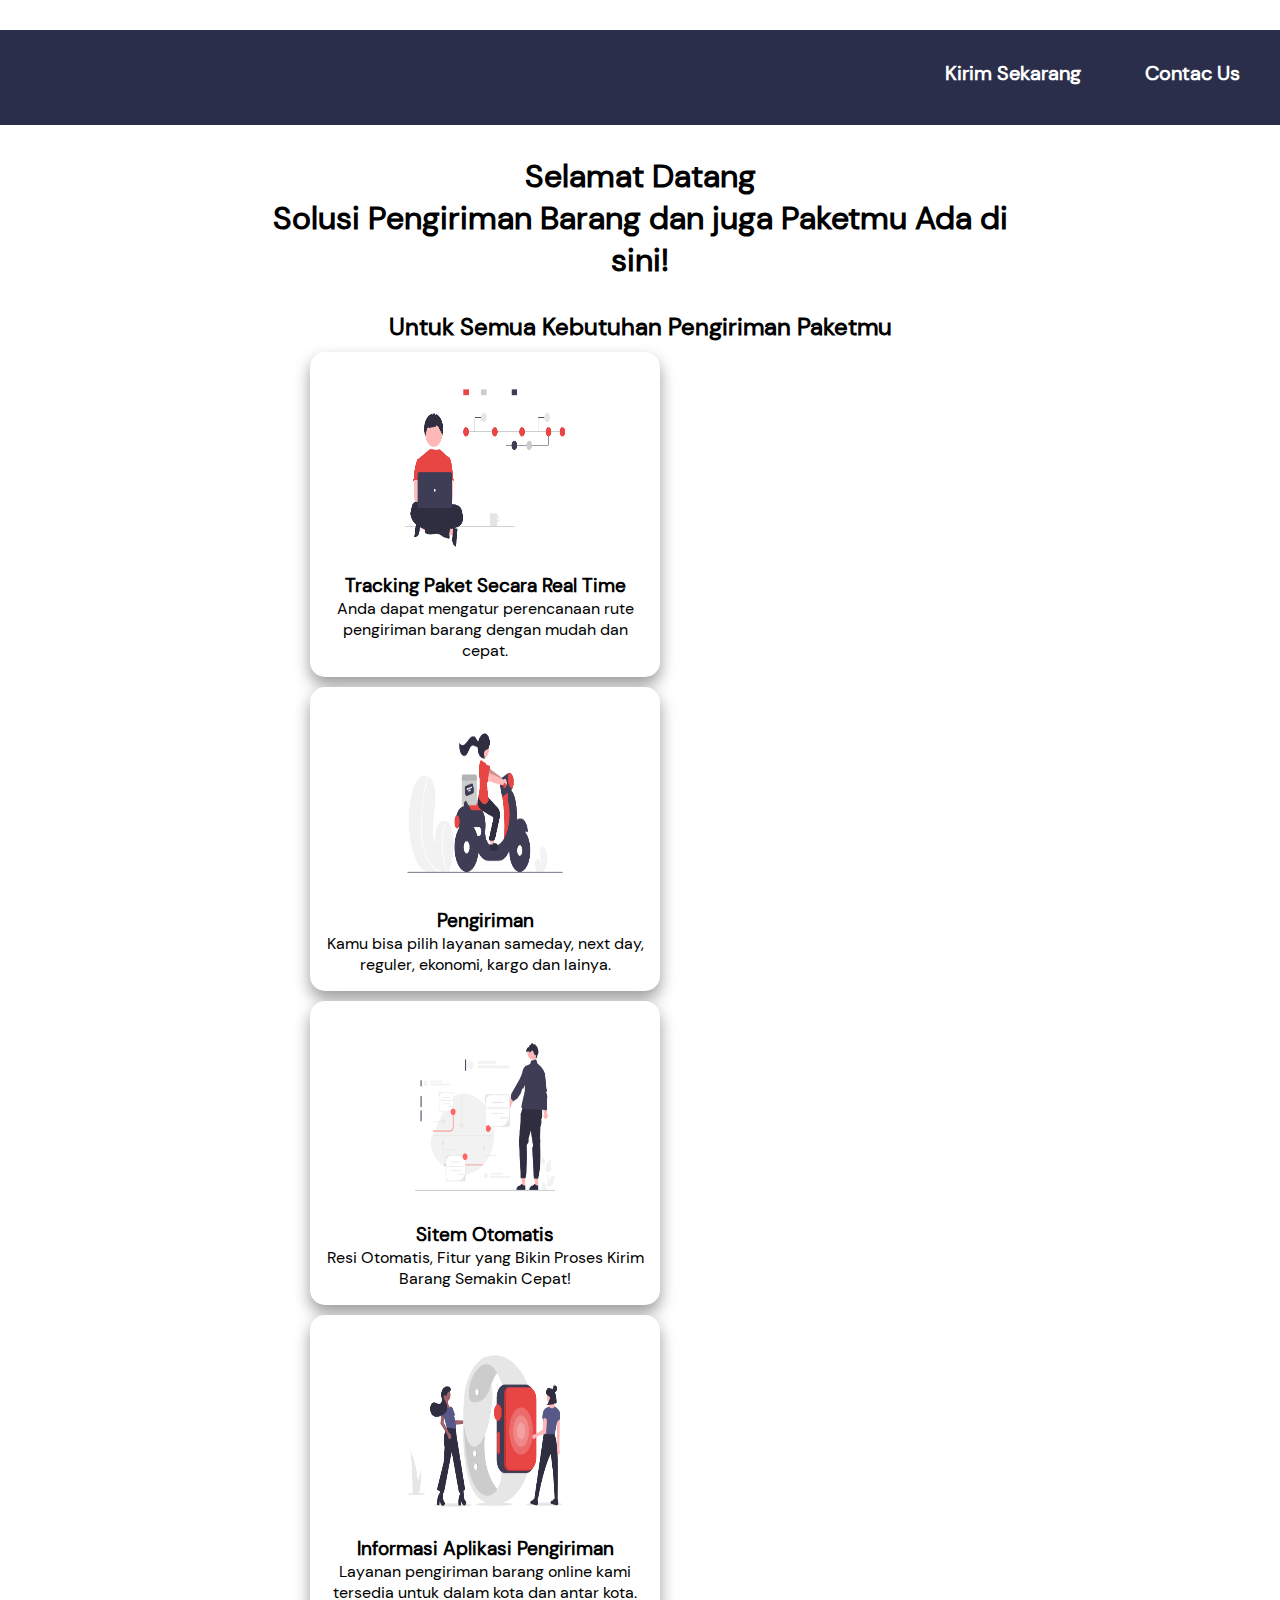
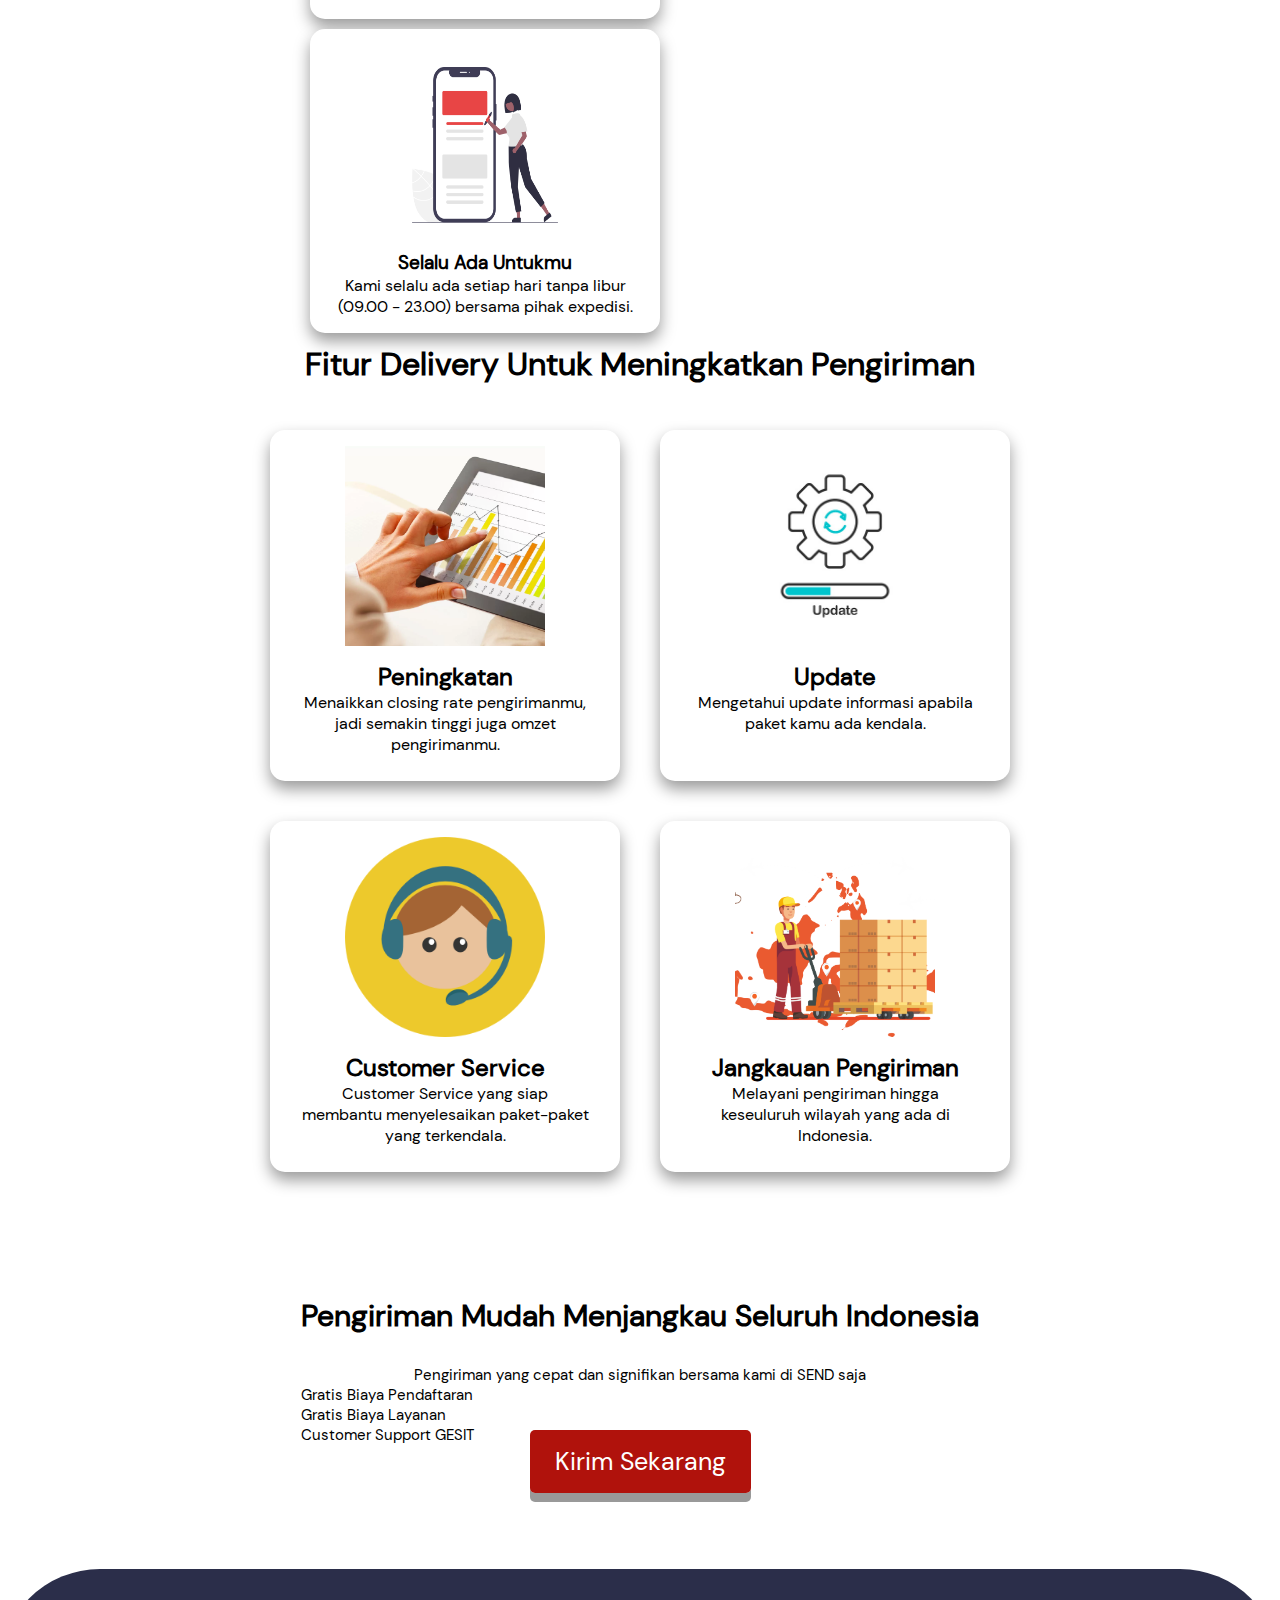
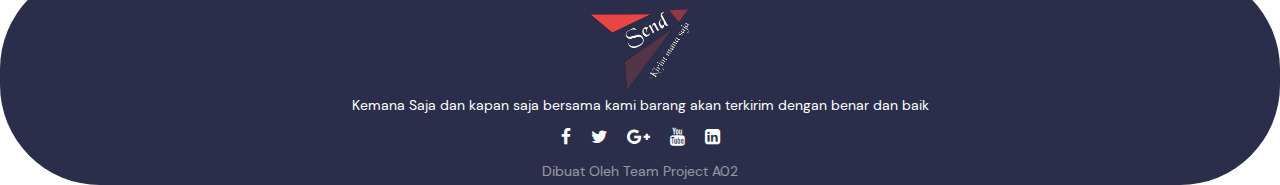
<file: index.html>
<!DOCTYPE html>
<html lang="en">
<head>
    <meta charset="UTF-8">
    <meta http-equiv="X-UA-Compatible" content="IE=edge">
    <meta name="viewport" content="width=device-width, initial-scale=1.0">
    <link rel="stylesheet" href="styleh.css">
    <link rel="stylesheet" href="https://stackpath.bootstrapcdn.com/font-awesome/4.7.0/css/font-awesome.min.css">
    <title>Send(Kirim Saja)</title>
</head>
<body>
    <!--Header-->
    <header>
        <div class="header-left">
            <img class="logo" src="img/logo1.png" alt="logo">
        </div>
        <div class="header-right">
            <a href="#kirim">Kirim Sekarang</a>
            <a href="#contac">Contac Us</a>
        </div>
    </header>

    <!--Konten 2-->
    <div class="konten2">
      <h1>Selamat Datang <br>Solusi Pengiriman Barang dan juga Paketmu Ada di sini!</h1>
      <H2>Untuk Semua Kebutuhan Pengiriman Paketmu</H2>
      <div class="card-row">
        <div class="card-col" id="div1" >
          <div class="card">
            <img src="img/integrasi.png">
            <h3>Tracking Paket Secara Real Time</h3>
            <p>Anda dapat mengatur perencanaan rute pengiriman barang dengan mudah dan cepat.</p>
          </div>
        </div>
        <div class="card-col" >
          <div class="card">
            <img src="img/send.png">
            <h3>Pengiriman</h3>
            <p>Kamu bisa pilih layanan sameday, next day, reguler, ekonomi, kargo dan lainya.</p>
          </div>
        </div>
        <div class="card-col">
          <div class="card">
            <img src="img/auto.png">
            <h3>Sitem Otomatis</h3>
            <p>Resi Otomatis, Fitur yang Bikin Proses Kirim Barang Semakin Cepat!</p>
          </div>
        </div>
        <div class="card-col">
          <div class="card">
            <img src="img/jam.png">
            <h3>Informasi Aplikasi Pengiriman</h3>
            <p>Layanan pengiriman barang online kami tersedia untuk dalam kota dan antar kota.</p>
          </div>
        </div>
        <div class="card-col">
          <div class="card">
            <img src="img/report.png">
            <h3>Selalu Ada Untukmu</h3>
            <p>Kami selalu ada setiap hari tanpa libur (09.00 - 23.00) bersama pihak expedisi.</p>
          </div>
        </div>
      </div>
    </div>

    <!--Konten 3-->
 <h1>Fitur Delivery Untuk Meningkatkan Pengiriman</h1>
  <div class="container">
    <div class="card">
       <div class="head-card">
      <img src="img/Rate.PNG" alt="">
       </div>
       <div class="body-card">
      <h2>Peningkatan</h2>
      <p>Menaikkan closing rate pengirimanmu, jadi semakin tinggi juga omzet pengirimanmu. </p>
      </div>
  </div>
  <div class="card">
     <div class="head-card">
         <img src="img/update.jpg" alt="">
     </div>
     <div class="body-card">
    <h2>Update</h2>
    <p>Mengetahui update informasi apabila paket kamu ada kendala.</p>
     </div>
  </div>  
  <div class="card">
     <div class="head-card">
    <img src="img/customer.png" alt="">
     </div>
     <div class="body-card">
    <h2>Customer Service</h2>
    <p>Customer Service yang siap membantu menyelesaikan paket-paket yang terkendala.</p>
    </div>
  </div>  
  <div class="card">
    <div class="head-card">
       <img src="img/box.png" alt="">
     </div>
     <div class="body-card">
        <h2>Jangkauan Pengiriman</h2>
        <p>Melayani pengiriman hingga keseuluruh wilayah yang ada di Indonesia. </p>
     </div>
  </div>
 </div>

    <!--Konten 1-->
  <div class="hero-image" id="kirim">
        <div class="hero-text">
            <h1>Pengiriman Mudah Menjangkau Seluruh Indonesia</h1>
            <p>Pengiriman yang cepat dan signifikan  bersama kami di SEND saja</p>
        <ul >
            <li>Gratis Biaya Pendaftaran</li>
            <li>Gratis Biaya Layanan</li>
            <li>Customer Support GESIT</li>
        </ul>
            <a href="formpage.html" class="button">Kirim Sekarang</a>
    </div>
</div>

<!--Footer-->
 <footer>
    <di class="footer-content" id="contac">
        <img class="logo1" src="img/logo1.png" alt="logo">
        <p>Kemana Saja dan kapan saja bersama kami barang akan terkirim dengan benar dan baik</p>
        <ul class="socials">
            <li><a href="#"><i class="fa fa-facebook"></i></a></li>
            <li><a href="#"><i class="fa fa-twitter"></i></a></li>
            <li><a href="#"><i class="fa fa-google-plus"></i></a></li>
            <li><a href="#"><i class="fa fa-youtube"></i></a></li>
            <li><a href="#"><i class="fa fa-linkedin-square"></i></a></li>
        </ul>
        <div>
            <p class="team">Dibuat Oleh Team Project A02</p>
        </div>   
</footer>

</body>
</html>
</file>
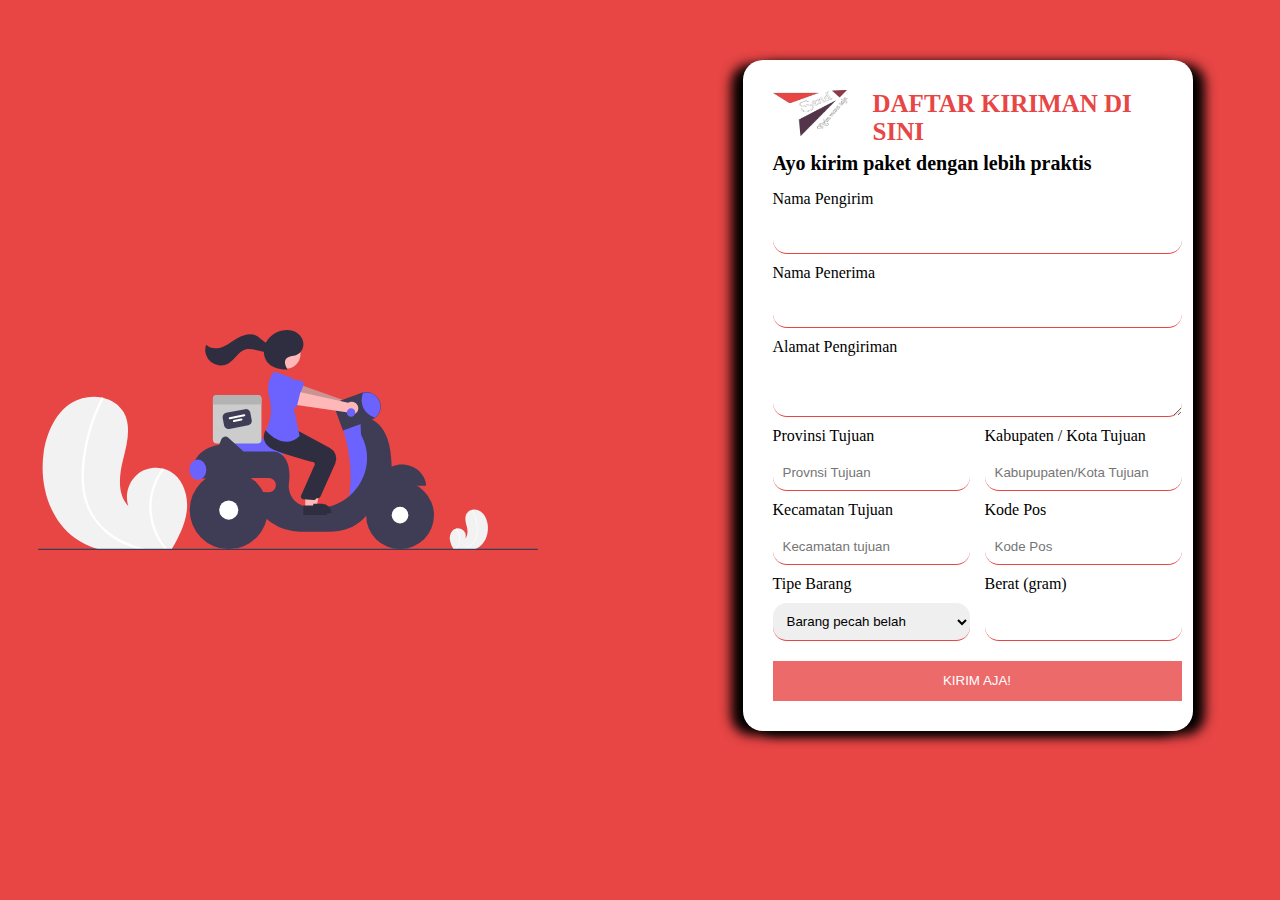
<file: formpage.html>
<!DOCTYPE html>
<html>
    <head>
        <title>Pendaftaran Barang</title>
        <meta charset="utf-8">
        <meta name="viewport" content="width=device-width, initial-scale = 1.0">
        <link rel = "stylesheet" href = "stylesheetform.css">
        <link rel = "stylesheet" href = "responsive-form.css">
        <link rel = "stylesheet" href = "https://maxcdn.bootstrapcdn.com/font-awesome/4.5.0/css/font-awesome.min.css">
    </head>
    <body>
        <div class = "formpage-send">
            <div class = "animate-icon"> 
                <svg  xmlns="http://www.w3.org/2000/svg" data-name="Layer 1" width="500" height="500" viewBox="0 0 829 364.82907" xmlns:xlink="http://www.w3.org/1999/xlink"><path d="M432.12988,567.97449c-2.85009,22.33-13.33008,42.76-24.51025,62.44-.36963.67-.75,1.33-1.13965,2H290.27979c-2.3501-.61-4.66993-1.28-6.98-2a127.02725,127.02725,0,0,1-36.68994-18.05c-42.75-30.8-59.20019-89-51.77-141.15,4.62012-32.4,18.83985-65.48,46.52979-82.93,14.62012-9.23,33.3999-12.23,50.23-8.8.44043.08.88037.18,1.33008.27,14.48,3.26,27.37988,11.36,34.72021,24.41,13.19971,23.45,5.33985,52.5-1.1499,78.6-6.47021,26.1-9.98047,57.34,8.7998,76.59-6.20019-18.25-.08007-40.02,14.73-52.36,11.18994-9.31,26.77-12.8,40.98-9.91,1.35986.29,2.70019.62,4.02,1.02a44.59846,44.59846,0,0,1,9.16992,3.84C426.34961,514.31452,435.31982,542.80451,432.12988,567.97449Z" transform="translate(-185.5 -267.58547)" fill="#f2f2f2"/><path d="M363.23,630.4145c3.21973.75,6.44971,1.41,9.69971,2H355.35986c-2.30029-.62-4.59033-1.28-6.85986-2q-7.48534-2.34-14.74023-5.37c-19.39991-8.14-37.27-20.36-50.79-36.62a103.37091,103.37091,0,0,1-16.02-26.17,118.85639,118.85639,0,0,1-8.19971-33.49c-2.4502-23.6.0498-47.85,4.71973-71.03a296.45051,296.45051,0,0,1,23.16015-69.47q1.905-3.97494,3.93994-7.9a1.54158,1.54158,0,0,1,1.02979-.88,1.77741,1.77741,0,0,1,1.33008.27,2.1062,2.1062,0,0,1,.83008,2.78,293.03874,293.03874,0,0,0-24.58008,66.96c-5.31983,22.67-8.33985,46.39-7.31006,69.7.98,21.78,6.67041,43.2,19.58008,61.00994,11.79,16.26,28.06982,29.08,46.08008,37.81A169.131,169.131,0,0,0,363.23,630.4145Z" transform="translate(-185.5 -267.58547)" fill="#fff"/><path d="M401.79,632.4145h-5.18018c-.58007-.66-1.14013-1.33-1.68994-2a110.41123,110.41123,0,0,1-23.24023-49.66,107.73445,107.73445,0,0,1,9.29-67.05,110.2407,110.2407,0,0,1,10.04-16.62c1.35986.29,2.70019.62,4.02,1.02a106.05621,106.05621,0,0,0-19.77,45.34A105.09492,105.09492,0,0,0,400,630.4145C400.57959,631.08448,401.17969,631.75452,401.79,632.4145Z" transform="translate(-185.5 -267.58547)" fill="#fff"/><path d="M868.42938,615.40764c.75219,5.8933,3.51805,11.28515,6.4687,16.47906.09755.17682.19794.351.30078.52783h30.66735c.62024-.161,1.23248-.33782,1.84215-.52783a33.52491,33.52491,0,0,0,9.68315-4.76373c11.2825-8.12868,15.624-23.48872,13.663-37.25207-1.21933-8.55094-4.97218-17.28137-12.28006-21.88674a18.43729,18.43729,0,0,0-13.25661-2.32248c-.11624.02112-.23235.0475-.351.07126a13.67963,13.67963,0,0,0-9.1633,6.44224c-3.48365,6.18889-1.40929,13.85571.30348,20.744,1.70761,6.88828,2.634,15.13308-2.32243,20.21351a12.64393,12.64393,0,0,0-14.70288-16.4342c-.35889.07655-.71263.16363-1.061.26921a11.77068,11.77068,0,0,0-2.42011,1.01345C869.9549,601.24579,867.58749,608.76482,868.42938,615.40764Z" transform="translate(-185.5 -267.58547)" fill="#f2f2f2"/><path d="M886.61332,631.8867c-.84974.19794-1.70219.37211-2.55993.52783h4.637c.60709-.16362,1.21147-.33782,1.81044-.52783q1.97553-.61758,3.89022-1.41724a34.90012,34.90012,0,0,0,13.40442-9.66469,27.28163,27.28163,0,0,0,4.228-6.90674,31.36842,31.36842,0,0,0,2.164-8.83864,62.85793,62.85793,0,0,0-1.24562-18.7461,78.23849,78.23849,0,0,0-6.11239-18.33442q-.50277-1.04906-1.03982-2.08494a.40684.40684,0,0,0-.27178-.23225.46908.46908,0,0,0-.351.07126.55587.55587,0,0,0-.21908.73369,77.33813,77.33813,0,0,1,6.48714,17.672,68.02194,68.02194,0,0,1,1.92926,18.39511,29.3506,29.3506,0,0,1-5.16755,16.10164,32.4858,32.4858,0,0,1-12.16137,9.97875A44.6366,44.6366,0,0,1,886.61332,631.8867Z" transform="translate(-185.5 -267.58547)" fill="#fff"/><path d="M876.43662,632.41453h1.36714c.15309-.17418.3009-.351.446-.52783a29.13962,29.13962,0,0,0,6.13352-13.10618,28.43312,28.43312,0,0,0-2.45181-17.69573,29.095,29.095,0,0,0-2.64975-4.38633c-.35889.07655-.71263.16363-1.061.26921a27.99,27.99,0,0,1,5.21767,11.96606,27.73652,27.73652,0,0,1-6.5294,22.953C876.75608,632.06352,876.5977,632.24035,876.43662,632.41453Z" transform="translate(-185.5 -267.58547)" fill="#fff"/><path d="M592.00977,480.0937h-95.981L495.01123,450.583a8.85956,8.85956,0,0,1,9.93091-9.09863l55.85449,6.83936h.00684a31.29061,31.29061,0,0,1,31.2063,31.27Z" transform="translate(-185.5 -267.58547)" fill="#6c63ff"/><path d="M549.23082,375.4145H482.28871a6.77712,6.77712,0,0,0-6.77894,6.77894v66.94211a6.77713,6.77713,0,0,0,6.77894,6.77895h66.94211a6.77714,6.77714,0,0,0,6.779-6.77895V382.19344A6.77713,6.77713,0,0,0,549.23082,375.4145Z" transform="translate(-185.5 -267.58547)" fill="#ccc"/><path d="M534.15445,425.47126l-31.60628,6.15492a7.2107,7.2107,0,0,1-8.44659-5.69307L491.672,413.45694a7.21069,7.21069,0,0,1,5.69307-8.44658l31.60628-6.15491a7.21069,7.21069,0,0,1,8.44659,5.69307l2.42957,12.47616A7.21068,7.21068,0,0,1,534.15445,425.47126Z" transform="translate(-185.5 -267.58547)" fill="#3f3d56"/><path d="M527.831,410.73188l-24.12058,4.69717a1.69474,1.69474,0,0,1-.64789-3.327l24.12059-4.69717a1.69474,1.69474,0,0,1,.64788,3.327Z" transform="translate(-185.5 -267.58547)" fill="#fff"/>
                    <path d="M523.14259,417.68789l-12.47616,2.42957a1.69474,1.69474,0,0,1-.64789-3.327l12.47617-2.42957a1.69474,1.69474,0,1,1,.64788,3.327Z" transform="translate(-185.5 -267.58547)" fill="#fff"/><path d="M556.00977,382.19344v8.89737h-80.5v-8.89737a6.77712,6.77712,0,0,1,6.77894-6.77894h66.94211A6.77713,6.77713,0,0,1,556.00977,382.19344Z" transform="translate(-185.5 -267.58547)" fill="#b3b3b3"/><path d="M716.76052,393.87705a10.74267,10.74267,0,0,0-15.19331-6.3648l-92.09655-33.04273-4.05633,23.00726,91.8034,25.2454a10.80091,10.80091,0,0,0,19.54279-8.84513Z" transform="translate(-185.5 -267.58547)" fill="#ffb8b8"/><path d="M716.76052,393.87705a10.74267,10.74267,0,0,0-15.19331-6.3648l-92.09655-33.04273-4.05633,23.00726,91.8034,25.2454a10.80091,10.80091,0,0,0,19.54279-8.84513Z" transform="translate(-185.5 -267.58547)" opacity="0.2"/><path d="M625.81732,358.66188l-8.69674,22.72023a4.81688,4.81688,0,0,1-6.86086,2.47581l-21.13624-11.89627a13.37737,13.37737,0,0,1,9.63746-24.95856l23.6022,5.23464a4.81686,4.81686,0,0,1,3.45418,6.42415Z" transform="translate(-185.5 -267.58547)" fill="#6c63ff"/><path d="M724.00977,414.9145l-33,15,4.33259,16.311a253.73547,253.73547,0,0,1,6.53976,96.64985v0l24.12766,5.03915,20-51-7-58Z" transform="translate(-185.5 -267.58547)" fill="#6c63ff"/><path d="M788.75977,490.4145c-21.68213,0-39.35157,15.762-40.209,35.5h80.418C828.11133,506.17646,810.44189,490.4145,788.75977,490.4145Z" transform="translate(-185.5 -267.58547)" fill="#3f3d56"/><path d="M771.88135,493.81605c-1.12842-89.09839-51.87158-80.90155-51.87158-80.90155s.94921,27.73333,1.40527,28.59582c32.33545,61.17957-21.03027,132.90381-88.96,119.70886q-1.92114-.37317-3.69141-.75714a34.5813,34.5813,0,0,1-27.16328-38.76284c6.69158-53.73562-26.59062-52.7847-26.59062-52.7847H526.34326l-25.27335-22.7459a7.3469,7.3469,0,0,0-11.80868,2.92095l-3.25146,8.825s-48,5-44,52h14.83984a29.96684,29.96684,0,0,0,.16016,4l110.75092-.90044c6.49187-.05278,12.22225,5.20768,12.249,11.69971a11.75308,11.75308,0,0,1-12.14443,11.79594l-17.85546-.59521c-5.5,24.5,8,41,22.875,51.375a83.1484,83.1484,0,0,0,47.61766,14.625h48.50734c63,0,74-53,74-53C776.00977,534.9145,771.88135,493.81605,771.88135,493.81605Z" transform="translate(-185.5 -267.58547)" fill="#3f3d56"/><circle cx="600.25977" cy="307.07903" r="56.25" fill="#3f3d56"/><circle cx="600.25977" cy="307.07903" r="13.78676" fill="#fff"/><circle cx="316.25977" cy="298.57903" r="64.75" fill="#3f3d56"/><circle cx="316.25977" cy="298.57903" r="15.8701" fill="#fff"/><path d="M691.10352,434.34663,679.23,402.09711a13.63843,13.63843,0,0,1,8.08691-17.51074l34.04-12.53125a23.99761,23.99761,0,0,1,30.812,14.22705,23.84491,23.84491,0,0,1,1.481,8.29248,24.1887,24.1887,0,0,1-8.98779,18.73,23.81344,23.81344,0,0,1-6.72022,3.78907Z" transform="translate(-185.5 -267.58547)" fill="#3f3d56"/><path d="M753.1499,394.57447a23.54938,23.54938,0,0,1-8.80029,18.34,29.98827,29.98827,0,0,1-19.69971-41.3,23.50519,23.50519,0,0,1,28.5,22.96Z" transform="translate(-185.5 -267.58547)" fill="#6c63ff"/><ellipse cx="265.00977" cy="231.82903" rx="14" ry="17" fill="#6c63ff"/><polygon points="450.071 292.005 462.331 292.005 468.164 260.208 450.069 260.209 450.071 292.005" fill="#ffb8b8"/><path d="M632.44363,555.58794l24.1438-.001h.001a15.38605,15.38605,0,0,1,15.38648,15.38623v.5l-39.53052.00146Z" transform="translate(-185.5 -267.58547)" fill="#2f2e41"/><path d="M649.80136,546.54q-.21423,0-.43018-.02051l-16.96655-1.23535a4.49992,4.49992,0,0,1-3.80932-6.0293l22.70654-51.01464a3.49812,3.49812,0,0,0-.19629-2.79883,3.45084,3.45084,0,0,0-2.21118-1.75977c-10.67725-2.791-38.072-10.22265-61.78638-18.918-10.15991-3.72558-16.55884-9.10937-19.0188-16.00195-3.24316-9.08691,1.55469-17.374,1.7605-17.72168l.16089-.27246,22.3147,2.02832,24.19116,2.05762,53.01343,28.42773a20.086,20.086,0,0,1,8.8186,25.78418L653.90756,543.873A4.49689,4.49689,0,0,1,649.80136,546.54Z" transform="translate(-185.5 -267.58547)" fill="#2f2e41"/><circle cx="410.70532" cy="39.7202" r="24.56103" fill="#ffb8b8"/><polygon points="443.071 295.005 455.331 295.005 461.164 263.208 443.069 263.209 443.071 295.005" fill="#ffb8b8"/><path d="M625.44363,558.58794l24.1438-.001h.001a15.38605,15.38605,0,0,1,15.38648,15.38623v.5l-39.53052.00146Z" transform="translate(-185.5 -267.58547)" fill="#2f2e41"/><path d="M642.80136,549.54q-.21423,0-.43018-.02051l-16.96655-1.23535a4.49992,4.49992,0,0,1-3.80932-6.0293l22.70654-51.01464a3.49812,3.49812,0,0,0-.19629-2.79883,3.45084,3.45084,0,0,0-2.21118-1.75977c-10.67725-2.791-38.072-10.22265-61.78638-18.918-10.15991-3.72558-16.55884-9.10937-19.0188-16.00195-3.24316-9.08691,1.55469-17.374,1.7605-17.72168l.16089-.27246,22.3147,2.02832,24.19116,2.05762,53.01343,28.42773a20.086,20.086,0,0,1,8.8186,25.78418L646.90756,546.873A4.49689,4.49689,0,0,1,642.80136,549.54Z" transform="translate(-185.5 -267.58547)" fill="#2f2e41"/><path d="M603.78012,345.79386l-26-9s-16.322,12.54-8.481,43.64856a77.01209,77.01209,0,0,1-3.40009,48.32025,49.7787,49.7787,0,0,1-2.61889,5.53119s29,35,56,9l-10.5-50.5S625.28012,359.29386,603.78012,345.79386Z" transform="translate(-185.5 -267.58547)" fill="#6c63ff"/><path d="M599.25474,332.702c-3.49562-5.23231-6.25435-12.48756-2.40565-17.46591,3.79907-4.91416,11.29215-4.19018,17.11054-6.36466,8.104-3.02867,12.80409-12.5493,11.33824-21.07564s-8.31031-15.59442-16.46405-18.48645-17.34839-1.95148-25.33312,1.37887c-9.82931,4.0997-18.26115,12.03028-21.79686,22.07625s-1.6456,22.10808,5.68929,29.82963c7.86381,8.27834,20.20556,10.48454,31.62276,10.35067" transform="translate(-185.5 -267.58547)" fill="#2f2e41"/><path d="M576.40785,288.06942c-4.40484,3.58587-11.12527,1.99318-15.8536-1.15387s-8.56507-7.62825-13.681-10.09566c-9.01922-4.34995-19.92379-1.45825-28.70171,3.36009s-16.55916,11.475-25.83124,15.25617-21.10393,3.96808-28.12484-3.17161a25.732,25.732,0,0,0,37.7101,30.37145c10.1594-6.18839,15.77105-19.1637,27.16592-22.57933,6.3055-1.89008,13.07632-.36777,19.44917,1.28106s13.01783,3.43041,19.44912,2.02674,12.447-7.18312,11.6288-13.71475Z" transform="translate(-185.5 -267.58547)" fill="#2f2e41"/><path d="M715.53838,392.87666a10.74265,10.74265,0,0,0-15.86252-4.44158L604.2061,367.00792l-1.18664,23.33194,94.21678,13.72558a10.80091,10.80091,0,0,0,18.30214-11.18878Z" transform="translate(-185.5 -267.58547)" fill="#ffb8b8"/><path d="M620.94513,369.15135l-5.827,23.61966a4.81688,4.81688,0,0,1-6.503,3.3034l-22.44252-9.19753a13.37737,13.37737,0,0,1,6.48437-25.957l24.06772,2.28255a4.81687,4.81687,0,0,1,4.22042,5.94888Z" transform="translate(-185.5 -267.58547)" fill="#6c63ff"/><circle cx="519.00977" cy="136.82903" r="7" fill="#6c63ff"/><path d="M1014.5,631.4145a1.00308,1.00308,0,0,1-1,1h-827a1,1,0,0,1,0-2h827A1.00308,1.00308,0,0,1,1014.5,631.4145Z" transform="translate(-185.5 -267.58547)" fill="#3f3d56"/></svg>
            </div>
            <!--ini adalah form section-->
            <div class = "form-card">
                <div class = "formhead-wrapper">
                    <img class = "icon" src="img/logo1.png" alt="icon">
                    <h2 class = "heading-form">DAFTAR KIRIMAN DI SINI</h2>
                    <p class = "subheading-form">Ayo kirim paket dengan lebih praktis</p>
                </div>    
                <form>
                    <label class = "cl4 rw12 lbl" for = "namaPengirim">Nama Pengirim</label>
                    <input class = "cl4 rw23 inp" type = "text" id = "namaPengirim" name="namaPengirim">
                    <label class = "cl4 rw34 lbl" for = "namaPenerima">Nama Penerima</label>
                    <input class = "cl4 rw45 inp" type = "text" id = "namaPenerima" name="namaPenerima">
                    <label class = "cl4 rw56 lbl" for = "alamatPengiriman">Alamat Pengiriman</label>
                    <textarea class="cl4 rw67 inp"></textarea>
                    <label class = "c12 rw78 lbl" for = "provinsi">Provinsi Tujuan</label>
                    <input class = "c12 rw89 inp" type = "text" id = "provinsi" name = "provinsi" placeholder="Provnsi Tujuan">
                    <label class = "c34 rw78 lbl" for = "kabupaten">Kabupaten / Kota Tujuan</label>
                    <input class = "c34 rw89 inp" type = "text" id = "kabkot" name = "kabkot" placeholder="Kabupupaten/Kota Tujuan">
                    <label class = "c12 rw910 lbl" for = "kecamatan">Kecamatan Tujuan</label>
                    <input class = "c12 rw1011 inp" type = "text" id="kecamatan" name="kecamatan" placeholder="Kecamatan tujuan">
                    <label class = "c34 rw910 lbl" for = "KodePos">Kode Pos</label>
                    <input class = "c34 rw1011 inp" type="text" id="KodePos" name="KodePos" placeholder="Kode Pos">
                    <label class = "c12 rw1213 lbl" for = "TipeBarang"> Tipe Barang</label>
                    <select class = "c12 rw1314 inp" name="TipeBarang" id = "TipeBarang">
                        <option value="1">Barang pecah belah</option>
                        <option value="2">Non pecah belah</option>
                    </select>
                    <label class = "c34 rw1213 lbl" for="beratGr">Berat (gram)</label>
                    <input class = "c34 rw1314 inp" type="number" min="1">
                    <button type = "submit" value="submit">KIRIM AJA!</button>    
                </form>
            </div>
        </div>    
    </body>
</html>
</file>
<file: styleh.css>
@font-face {
  font-family: 'DM_Sans';
  src: url(DM_Sans/DMSans-Regular.ttf);
}

/*Css Buat Header*/
header{
  position: relative;
  height: 95px;
  width: 1480px;
  background-color: #2B2E4A;
  border-radius: 50px;
  padding-bottom:5px;
  margin-bottom: 30px;
  top: 0;
}

.header-left{    
  float: left;
}

.logo{
    width: 105px;
    padding: 10px 10px;
    margin-bottom: 20pc;
}

.header-right{
    float: right;
    margin-right: 100px;
    margin-top: 20px;
    padding: 10px 10px;
}

.header-right a{
    font-family: 'DM_Sans';
    text-decoration: none;
    color: White;
    font-weight: 800;
    font-size: 20px;
    padding:10px 30px;
    transition: 0.7s ease;
    flex-shrink: 0;    
}

.header-right a:hover{
    background-color: #E84545;    
    border-radius: 30px;
    align-items: center;
    position: static;
    
}

/* Untuk Responsif Header */

/* Untuk Tablet Header */
@media all and (max-width: 1000px) {
  header {
    width: 100%;
  }
  
   .header-right {
    font-size: 30px;
    padding: 10px;
    margin: 20px;
  }

  .header-right a{
    font-family: 'DM_Sans';
    text-decoration: none;
    color: White;
    font-weight: 800;
    font-size: 20px;
    padding:10px 30px;
    transition: 0.7s ease;
    flex-shrink: 0; 
  }

  .header-right a:hover{
    background-color: #E84545;    
    border-radius: 30px;
    align-items: center;
    position: static;
    
}
}

/* Untuk Smartphone Header */
@media all and (max-width: 670px) {
  header {
    width: 100%;
  }

  .header-right{
  margin-right: 20px;
  padding-right: 10px;
  }

  .header-right a{
    font: 5px;
    margin-right: 10px ;
    padding: 5px;
    transition: 0.7s ease;
    flex-shrink: 0;
  }
  
  .header-right a:hover{
    background-color: #E84545;    
    border-radius: 30px;
    align-items: center;
    position: static;
  }
}

/*CSS Konten 1*/
.hero-image{
  float: center;
}

.hero-text {
  text-align: center;
  position: relative;
  font-family: 'DM_Sans';
  top: 50%;
  left: 50%;
  margin-top: 200px;
  transform: translate(-50%, -50%);
  color: black;
  font-size:15px;
}

.button{
  padding: 15px 25px;
  font-size: 25px;
  text-align: center;
  cursor: pointer;
  outline: none;
  color: #fff;
  background-color: #b0120c;
  border: none;
  border-radius: 5px;
  box-shadow: 0 9px #999;
  text-decoration: none;
  }
  
 .button:hover {background-color: #121212} 

.button:active{
  background-color: #8e4b3e;
  box-shadow: 0 5px #666;
  transform: translateY(4px);
  font-size: 25px;
}

ul{
  list-style-type: none;
  margin: 2;
  padding: 2;
  text-align: left;
}

body {
    position: relative;
    margin: 30px 0 0;
    padding: 0;
    font-family: 'DM_Sans';
    display: flex;
    flex-direction: column;
    justify-content: center;
    align-items: center;
    text-align: center;
  }

/*CSS Konten 3*/  
  .container{
    padding: 0;
    margin: auto;
    display: grid;
    grid-template-columns: repeat(8,1fr);
    margin: 5px 15px;
    gap:20px;
    position: relative;
  }
  
  .card{
    width: 100%;
    height: auto;
    grid-column: span 8;
    margin: 10px 0;
    border-radius: 15px;
    position: relative;
    box-shadow: 0 10px 10px rgba(0,0,0,.1);
  }
  
  .head-card img{
    width: 100%;
    height: 200px;
    object-fit: cover;
  }
  
  .body-card{
    padding: 10px 15px;
  }
  
  .body-card h1{
    margin: 0;  
  }

  h1{
    margin-bottom: 30px;
    font-family: 'DM_Sans';
  }
  
  .body-card svg{
    width: 31px;
    position: absolute;
    bottom: 7px;
    right: 20px;
  }
  
  
  @media screen and (min-width: 550px) {
    .card {
    grid-column: span 4;
 }  
 }
  
  
  @media screen and (min-width: 760px) {
  
    .card {
    width: 350px;
    margin: 0 10px;
  }
  
  @media screen and (min-width: 960px) {
  
  }
}

/* CSS Footer*/    
*{
     margin: 0;
     padding: 0;
     box-sizing: border-box;
}

footer{
    background: #2B2E4A;
    height: 100%;
    width : 100%;
    font-family: "Open Sans";
    padding-top: 40px;
    color: #fff;
    border-radius: 100px;
}

.footer-content{
    display: flex;
    align-items: center;
    justify-content: center;
    flex-direction: column;
    text-align: center;
}

.logo1{
    width: 100px;
  
}

.footer-content p{
   line-height: 28px;
   font-size: 14px;
   font-family: 'DM_Sans';
   opacity: none;
}

.socials{
   list-style: none;
   display: flex;
   align-items: center;
   justify-content: center;
   margin: 1rem e 3rem e;
}

.socials li{
   margin: e 10px;
}
.socials a{
   text-decoration: none;
   color: #fff;
} 
.socials a i{
    font-size: 1.1rem;
    transition: color .4s ease;
    padding: 10px;
}
.socials a:hover i{
    color: #E84545;
}    

.footer-bottom{
  background-color: #2B2E4A;
  width: 100vw;
  padding: 20px 0;
  text-align: center;
}

.team{
    opacity: 0.5;
    font-family: 'DM_Sans';
}

/*Konten 2*/
.konten2{
    box-sizing: border-box;
    width : 800px;
}

.card img {
    height: 200px;
    width: 200px;
}

#div1 {animation-timing-function: linear;}
#div2 {animation-timing-function: ease;}
#div3 {animation-timing-function: ease-in;}
#div4 {animation-timing-function: ease-out;}
#div5 {animation-timing-function: ease-in-out;}

@keyframes mymove{
  0% {
    left: 0;
  }
  50% {
    left: 50%;
  }
  100% {
    left: 0;    
  }
}


.card-row {
   width: 100%;
}

.card-col {
    width: 20%;
    margin: 0px 30px;
    padding: 0px 30px;
    animation: mymove 5s infinite;
   position: relative;
}

.card {
    background-color: white;
    padding: 16px;
    box-shadow: 0 8px 16px 0 rgba(0, 0, 0, 0.4);
    transition: 0,9s;
    margin: 10px;
}

.card:hover {
    background-color: #E84545;
    box-shadow: 0 16px 32px 0 rgba(0, 0, 0, 0.8);
}

@media screen and (max-width: 670px) {
    .card-col {
        width: 100%;
        display: block;
        margin-bottom: 20px;
    }
}
</file>
<file: responsive-form.css>
/*for smartphone (max-width : 670px)*/
@media all and (max-width :670px){
    svg{
        display : none;
    }

    .form-card{
        margin : auto;
        width : 400px;
        row-gap : 10px;
    }
    .icon{
        grid-column: 2/3;
        height: 60%;
        width: 50%;
    }

    .heading-form{
        grid-column:1/3;
        font-size: 20px;
        text-align: center;
    }

    .subheading-form{
        grid-column: 1/3;
        font-size: 15px;
        font-weight: bolder;
        text-align: center;
    }

    .inp{
        width: 100%;
    }

    .formhead-wrapper{
        justify-content: space-evenly;
    }

    .animate-icon{
        margin : 0
    }
}
</file>
<file: stylesheetform.css>
* {
    box-sizing: border-box;
}

/* reset all */
html, body,
ul, ol, li,
h1, h2, h3, h4, h5, h6, p, div {
  margin: 0;
  padding: 0;
}

a {
    text decoration : none;
}

body{
    background-color: #E84545;
}

.form-card{
    width : 450px;
    margin: 50px;
    padding : 30px;
    background-color: white;
    border-radius: 20px;
    row-gap : 15px;
    float : right;
    box-shadow: -12px 4px 12px, 12px 4px 12px;
}

.formhead-wrapper{
    display : grid;
    grid-template-columns: 100px 1fr;
    margin-bottom : 15px;
}

.icon{
    grid-column: 1/1;
    height: 75%;
    width: 75%;
}

.heading-form{
    grid-column: 2;
    color : #E84545;
    font-size : 25px;
}

.subheading-form{
    grid-column: 1/3;
    font-size: 20px;
    font-weight: bolder;
}

form{
    display : grid;
    grid-template-columns: 1fr 1fr;
    column-gap: 15px;
    row-gap: 10px;
}

.cl4{
    grid-column: 1/span 2;
}

.rw89{
    grid-row : 8;
}

.rw910{
    grid-row :9;
}

.rw1213{
    grid-row : 11;
}

button{
    grid-column : 1/3;
    height: 40px;
    background-color: #E84545;
    opacity: 0.8;
    color: white;
    border :none;
    margin-top : 10px;
}

.inp{
    padding : 10px;
    border : none;
    border-bottom : 1px solid #E84545;
    border-radius: 14px;
}

.inp:focus{
    outline : none;
    padding-bottom : 20px;
}


button:hover{
    opacity:1;
}

.animate-icon{
    margin-right: 100px;
    padding-top : 180px;

}
svg{
    align-self: center;
    display : block;
}

.formpage-send{
    display: flex;
    flex-direction: row;
    justify-content: space-around;
    padding : 10px;
}
</file>
